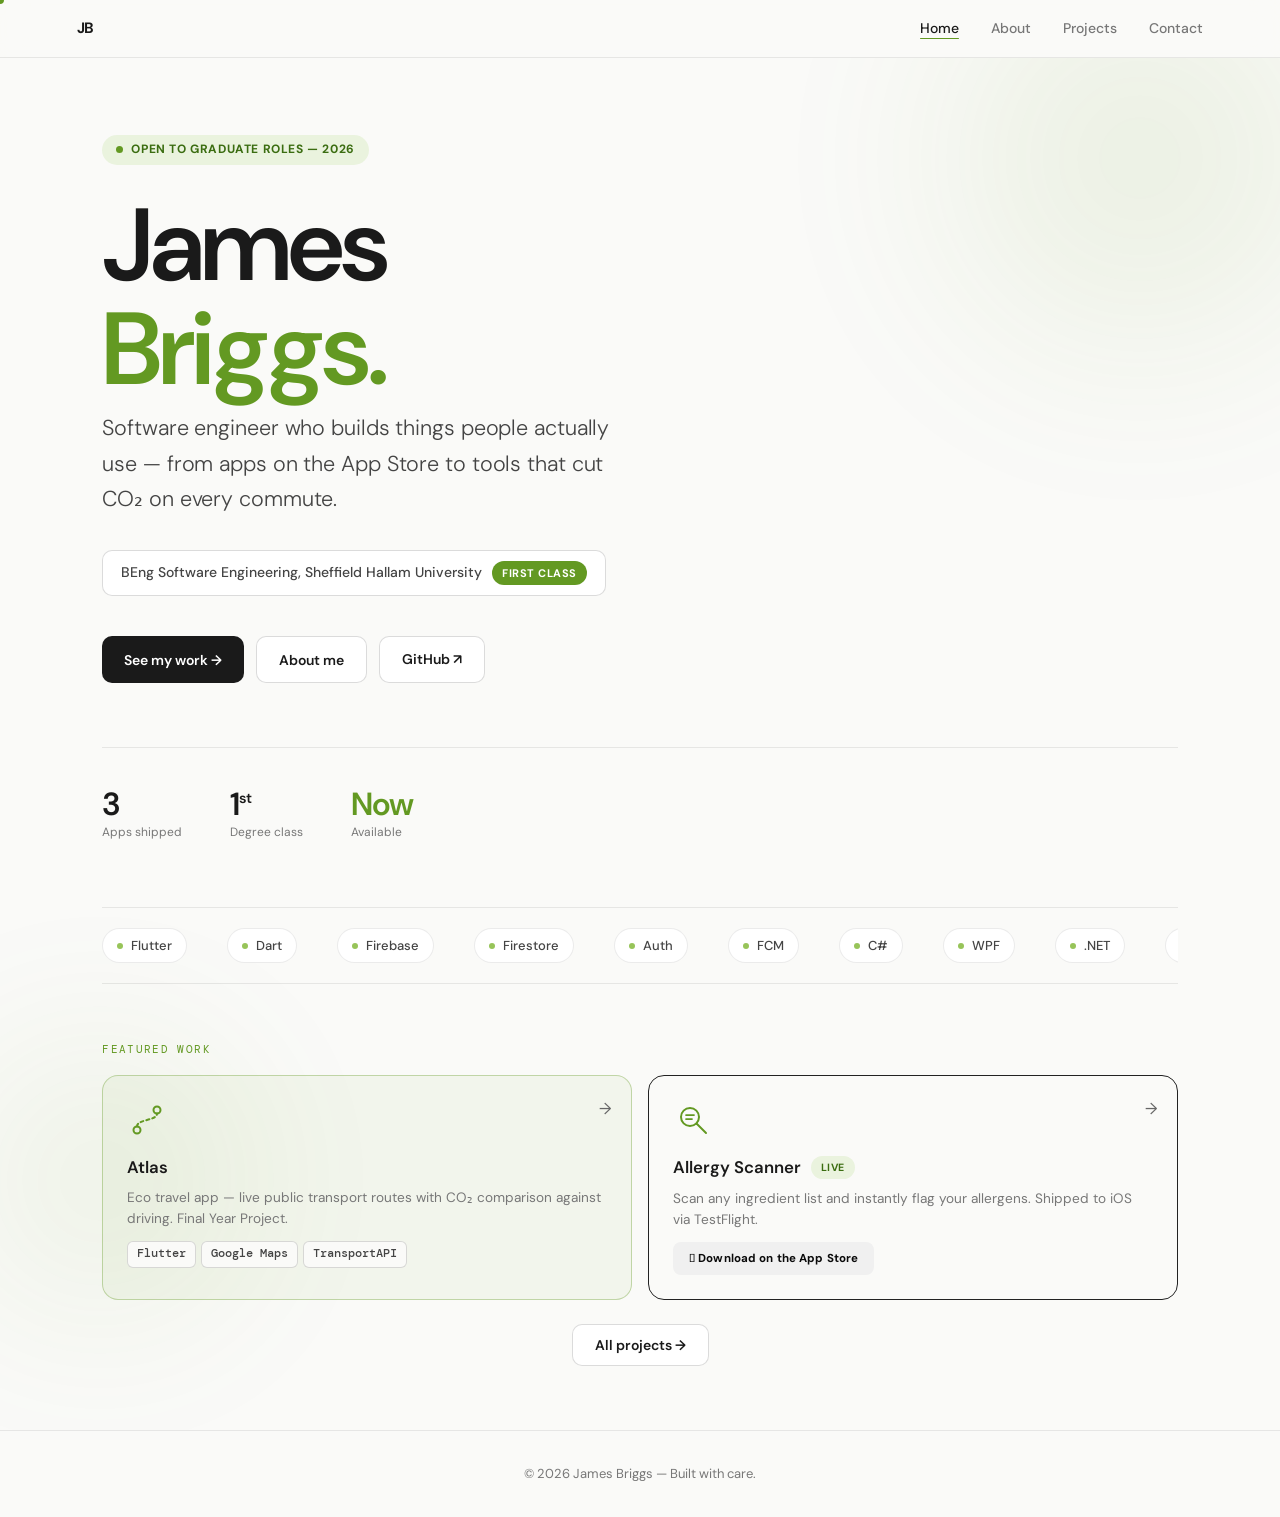
<file: index.html>
<!DOCTYPE html>
<html lang="en">
<head>
  <meta charset="UTF-8" />
  <meta name="viewport" content="width=device-width, initial-scale=1.0" />
  <meta name="description" content="James Briggs — Software Engineer. First-class BEng graduate building mobile and web apps with Flutter, Firebase, C# and more. Available for graduate roles 2026." />
  <title>James Briggs — Software Engineer</title>
  <link rel="preconnect" href="https://fonts.googleapis.com" />
  <link rel="preconnect" href="https://fonts.gstatic.com" crossorigin />
  <link href="https://fonts.googleapis.com/css2?family=DM+Sans:ital,opsz,wght@0,9..40,300;0,9..40,400;0,9..40,500;0,9..40,600;1,9..40,300&family=DM+Mono:wght@400;500&display=swap" rel="stylesheet" />
  <link rel="stylesheet" href="assets/css/base.css" />
</head>
<body>
  <div class="cursor-dot" id="cursorDot"></div>
<div class="scroll-progress" id="scrollProgress"></div>

  <!-- ── NAVIGATION ── -->
  <nav id="nav">
    <a class="nav-logo" href="#" onclick="show('home');return false;">JB</a>
    <ul class="nav-links">
      <li><a href="#" id="nl-home"     class="active" onclick="show('home');return false;">Home</a></li>
      <li><a href="#" id="nl-about"              onclick="show('about');return false;">About</a></li>
      <li><a href="#" id="nl-projects"           onclick="show('projects');return false;">Projects</a></li>
      <li><a href="#" id="nl-contact"            onclick="show('contact');return false;">Contact</a></li>
    </ul>
  </nav>

  <main>

    <!-- ══════════════════════════════════════
         HOME
    ══════════════════════════════════════ -->
    <section id="home" class="visible">

      <!-- Ambient orbs -->
      <div class="orb orb-1" aria-hidden="true"></div>
      <div class="orb orb-2" aria-hidden="true"></div>
    
      <div class="eyebrow">
        <span class="pulse"></span>
        Open to graduate roles — 2026
      </div>
    
      <h1 class="hero-name">James<br><span>Briggs.</span></h1>
    
      <p class="hero-sub">
        Software engineer who builds things people actually use — from apps on the App Store
        to tools that cut CO&#8322; on every commute.
      </p>
    
      <div class="degree-chip">
        BEng Software Engineering, Sheffield Hallam University
        <span class="first-badge">First Class</span>
      </div>
    
     
    
      <div class="hero-btns">
        <button class="btn btn-dark magnetic" onclick="show('projects')">See my work &rarr;</button>
        <button class="btn btn-outline magnetic" onclick="show('about')">About me</button>
        <a class="btn btn-outline magnetic" href="https://github.com/Jamesmb8" target="_blank" rel="noopener">GitHub &nearr;</a>
      </div>
    
      <div class="hero-stats">
        <div class="h-stat">
          <div class="num count-up" data-target="3">0</div>
          <div class="lbl">Apps shipped</div>
        </div>
        <div class="h-stat">
          <div class="num">1<sup>st</sup></div>
          <div class="lbl">Degree class</div>
        </div>
        <div class="h-stat">
          <div class="num accent">Now</div>
          <div class="lbl">Available</div>
        </div>
      </div>
    
      <!-- Scrolling tech marquee -->
      <div class="marquee-wrap">
        <div class="marquee-track" id="mq"></div>
      </div>
    
      <!-- Project teasers -->
      <div class="home-teasers">
        <p class="teaser-eye">Featured work</p>
        <div class="teaser-grid">
    
          <div class="teaser-card teaser-featured" onclick="show('projects')" role="button" tabindex="0">
            <span class="teaser-arrow" aria-hidden="true">&#8594;</span>
            <div class="teaser-icon">
              <svg width="36" height="36" viewBox="0 0 36 36" fill="none" xmlns="http://www.w3.org/2000/svg" aria-hidden="true">
                <circle cx="8" cy="28" r="3.5" stroke="var(--g400)" stroke-width="2"/>
                <circle cx="28" cy="8" r="3.5" stroke="var(--g400)" stroke-width="2"/>
                <path d="M8 24.5C8 17 28 19 28 11.5" stroke="var(--g400)" stroke-width="2"
                      stroke-linecap="round" stroke-dasharray="3 3"/>
              </svg>
            </div>
            <div class="teaser-content">
              <h3>Atlas</h3>
              <p>Eco travel app — live public transport routes with CO&#8322; comparison against driving. Final Year Project.</p>
              <div class="tags">
                <span class="tag">Flutter</span>
                <span class="tag">Google Maps</span>
                <span class="tag">TransportAPI</span>
              </div>
            </div>
          </div>
    
          <div class="teaser-card" onclick="show('projects')" role="button" tabindex="0">
            <span class="teaser-arrow" aria-hidden="true">&#8594;</span>
            <div class="teaser-icon">
              <svg width="36" height="36" viewBox="0 0 36 36" fill="none" xmlns="http://www.w3.org/2000/svg" aria-hidden="true">
                <circle cx="15" cy="15" r="9" stroke="var(--g400)" stroke-width="2"/>
                <line x1="21.5" y1="21.5" x2="31" y2="31" stroke="var(--g400)" stroke-width="2" stroke-linecap="round"/>
                <line x1="11" y1="13" x2="19" y2="13" stroke="var(--g400)" stroke-width="1.75" stroke-linecap="round"/>
                <line x1="11" y1="17" x2="17" y2="17" stroke="var(--g400)" stroke-width="1.75" stroke-linecap="round"/>
              </svg>
            </div>
            <div class="teaser-content">
              <div style="display:flex;align-items:center;gap:.6rem;margin-bottom:.4rem;">
                <h3 style="margin:0;">Allergy Scanner</h3>
                <span class="status live">Live</span>
              </div>
              <p>Scan any ingredient list and instantly flag your allergens. Shipped to iOS via TestFlight.</p>
              <a class="appstore-btn"
                 href="https://apps.apple.com/us/app/ingredient-allergy-scanner/id6745152425"
                 target="_blank" rel="noopener"
                 onclick="event.stopPropagation()">&#xf8ff; Download on the App Store</a>
            </div>
          </div>
    
        </div>
        <div style="text-align:center;margin-top:1.5rem;">
          <button class="btn btn-outline magnetic" onclick="show('projects')">All projects &rarr;</button>
        </div>
      </div>
    
    </section>


    <!-- ══════════════════════════════════════
         ABOUT
    ══════════════════════════════════════ -->
    <section id="about">

      <p class="section-eye reveal">About me</p>
      <h2 class="section-title reveal d1">Builder. Problem solver.<br>First-class grad.</h2>

      <div class="about-grid">

        <!-- Bio + CV -->
        <div class="bio reveal-left d2">
          <p>Hi, I'm James — a software engineer from Sheffield who just graduated with a
            <strong>First Class BEng in Software Engineering</strong> from Sheffield Hallam
            University in 2026.</p>
          <p>I love building things that solve real problems. From an
            <strong>allergy scanner on the App Store</strong> to Atlas, an eco-friendly travel
            app that makes public transport the obvious choice, my work focuses on apps people
            actually reach for.</p>
          <p>I've shipped production Flutter apps to iOS, built desktop tooling in C# and WPF
            for a real client, and built an end-to-end travel optimisation system for my final
            year project.</p>
          <p>I'm actively looking for <strong>graduate software engineering roles</strong> where
            I can keep building things that matter.</p>
          <div class="bio-cta">
            <a class="btn btn-dark" href="assets/softwareCV.pdf" target="_blank" rel="noopener">
              Download CV &rarr;
            </a>
            <a class="btn btn-outline" href="https://www.linkedin.com/in/james-briggs" target="_blank" rel="noopener">
              LinkedIn &nearr;
            </a>
          </div>
        </div>

        <!-- Skills + timeline -->
        <div>
          <div class="skill-grid reveal-right d2">
            <div class="skill-block">
              <h4>Mobile</h4>
              <div class="tags">
                <span class="tag">Flutter</span>
                <span class="tag">Dart</span>
                <span class="tag">iOS</span>
                <span class="tag">TestFlight</span>
              </div>
            </div>
            <div class="skill-block">
              <h4>Backend</h4>
              <div class="tags">
                <span class="tag">Firebase</span>
                <span class="tag">Firestore</span>
                <span class="tag">Auth</span>
                <span class="tag">FCM</span>
              </div>
            </div>
            <div class="skill-block">
              <h4>Desktop</h4>
              <div class="tags">
                <span class="tag">C#</span>
                <span class="tag">WPF</span>
                <span class="tag">.NET</span>
              </div>
            </div>
            <div class="skill-block">
              <h4>Integrations</h4>
              <div class="tags">
                <span class="tag">REST APIs</span>
                <span class="tag">Google Maps</span>
                <span class="tag">TransportAPI</span>
                <span class="tag">OCR</span>
              </div>
            </div>
          </div>

          <div class="timeline reveal-right d3">
            <div class="tl-item">
              <div class="tl-meta">2022 – 2026</div>
              <h4>BEng Software Engineering — First Class</h4>
              <p>Sheffield Hallam University. Final-year project: Atlas, a sustainable travel
                app using live TransportAPI + Google Maps data.</p>
            </div>
            <div class="tl-item">
              <div class="tl-meta">2024 – 2025</div>
              <h4>Kerridge Commercial Systems</h4>
              <p>Built a vehicle load optimisation desktop tool in C#/WPF, working directly
                with engineers through the full SDLC.</p>
            </div>
            <div class="tl-item">
              <div class="tl-meta">2024 – Present</div>
              <h4>Allergy Scanner — App Store</h4>
              <p>Designed, built and shipped a Flutter + Firebase app through TestFlight to
                the iOS App Store.</p>
            </div>
          </div>
        </div>

      </div>
    </section>


    <!-- ══════════════════════════════════════
         PROJECTS
    ══════════════════════════════════════ -->
    <section id="projects">

      <p class="section-eye reveal">Projects</p>
      <h2 class="section-title reveal d1">What I've built</h2>

      <!-- Atlas — featured -->
      <div class="fp reveal d2">
        <span class="fp-badge">Featured — Final Year Project</span>

        <div class="fp-body">
          <div class="fp-icon">&#127807;</div>
          <h3>Atlas</h3>
          <p>Type in where you want to go and Atlas finds the best way to get there on public
            transport — with live arrival times, multiple route options, and a CO&#8322;
            comparison against driving. Built to make the sustainable choice the obvious one.</p>

          <div class="fp-nums">
            <div class="fp-num">
              <div class="n">67%</div>
              <div class="l">less CO&#8322; vs driving</div>
            </div>
            <div class="fp-num">
              <div class="n">Live</div>
              <div class="l">real-time data</div>
            </div>
            <div class="fp-num">
              <div class="n">2.19kg</div>
              <div class="l">CO&#8322; per journey</div>
            </div>
          </div>

          <div class="tags" style="margin-bottom:1.5rem;">
            <span class="tag">Flutter</span>
            <span class="tag">Dart</span>
            <span class="tag">TransportAPI</span>
            <span class="tag">Google Maps</span>
            <span class="tag">REST APIs</span>
          </div>

          <a class="btn btn-dark" style="width:fit-content;"
             href="https://github.com/Jamesmb8" target="_blank" rel="noopener">
            GitHub &nearr;
          </a>
        </div>

        <!-- Phone mockup -->
        <div class="fp-visual">
          <div class="phone">
            <div class="ph-bar">
              <span>09:27</span>
              <span>&#9679;&#9679;&#9675;&nbsp;WiFi</span>
            </div>
            <div class="ph-hd">Sheffield Station</div>
            <div class="ph-body">
              <div class="ph-card">
                <div class="ph-card-title">&#x1F68C; Public Transport</div>
                <div class="ph-grid">
                  <div class="ph-metric">
                    <div class="pml">Fastest</div>
                    <div class="pmv">1h 9m</div>
                  </div>
                  <div class="ph-metric">
                    <div class="pml">Distance</div>
                    <div class="pmv">44.0 km</div>
                  </div>
                  <div class="ph-metric">
                    <div class="pml">Lowest CO&#8322;</div>
                    <div class="pmv">2.19 kg</div>
                  </div>
                  <div class="ph-metric">
                    <div class="pml">Next</div>
                    <div class="pmv live">Live &#9679;</div>
                  </div>
                </div>
              </div>
              <div class="ph-card">
                <div class="ph-card-title">&#127807; Environmental impact</div>
                <div class="ph-env-text">Saves 4.43 kg CO&#8322; vs driving (67% less)</div>
                <div class="env-bar"><div class="env-fill"></div></div>
                <div class="ph-env-sub">33% of driving emissions</div>
              </div>
              <div class="ph-section-label">NEXT JOURNEY</div>
              <div class="ph-pills">
                <span class="ph-pill">&#x1F6B6; 7 min</span>
                <span class="ph-pill">&#x1F68C; Bus 21</span>
                <span class="ph-pill">&#x1F6B6; 3 min</span>
                <span class="ph-pill">1 change</span>
              </div>
            </div>
          </div>
        </div>
      </div>

      <!-- Other projects grid -->
      <!-- Allergy Scanner — full width -->
<div class="fp reveal d3">
  <div class="fp-body">
    <div class="fp-icon">&#129299;</div>
    <h3>Allergy Scanner</h3>
    <span class="status live" style="display:inline-block;margin-bottom:1.25rem;">Live on App Store</span>
    <p>Point your camera at any ingredient list and the app instantly flags allergens.
       OCR scanning, personal allergy history, voice search, and push notification reminders
       — built and shipped to iOS via TestFlight.</p>
    <div class="tags" style="margin-bottom:1.5rem;">
      <span class="tag">Flutter</span>
      <span class="tag">Firebase</span>
      <span class="tag">OCR</span>
      <span class="tag">iOS</span>
      <span class="tag">TestFlight</span>
    </div>
    <a class="btn btn-dark" style="width:fit-content;"
       href="https://apps.apple.com/us/app/ingredient-allergy-scanner/id6745152425"
       target="_blank" rel="noopener">App Store &nearr;</a>
  </div>

  <div class="fp-visual">
    <div class="phone" style="overflow:hidden;">
      <img src="assets/allergyapp.PNG" alt="Allergy Scanner app screenshot"
           style="width:100%;height:100%;object-fit:cover;border-radius:32px;display:block;" />
    </div>
  </div>
</div>

<!-- Kerridge Load Optimiser — full width -->
<div class="fp reveal d4">
  <div class="fp-body">
    <div class="fp-icon">&#128666;</div>
    <h3>Kerridge Load Optimiser</h3>
    <span class="status shipped" style="display:inline-block;margin-bottom:1.25rem;">Shipped</span>
    <p>Desktop tool for Kerridge Commercial Systems visualising vehicle loading
       efficiency — layered 2D views, performance zones, and rule-based stacking
       logic accounting for weight and height constraints.</p>
    <div class="tags" style="margin-bottom:1.5rem;">
      <span class="tag">C#</span>
      <span class="tag">WPF</span>
      <span class="tag">.NET</span>
      <span class="tag">Data viz</span>
      <span class="tag">Client work</span>
    </div>
  </div>

  <div class="fp-visual fp-img-panel">
    <img src="assets/kerridgelorry.png" alt="Kerridge load optimisation tool"
         class="fp-panel-img" />
  </div>
</div>
    </section>


    <!-- ══════════════════════════════════════
         CONTACT
    ══════════════════════════════════════ -->
    <section id="contact">

      <span class="contact-avail reveal">
        <span class="pulse"></span>
        Open to graduate roles
      </span>

      <h2 class="contact-title reveal d1">
        Let's build something <span>great</span> together.
      </h2>

      <p class="contact-sub reveal d2">
        I'm looking for graduate software engineering roles — mobile, full-stack, or anything
        challenging. Get in touch and let's chat.
      </p>

      <div class="contact-cards reveal d3">
        <a class="clink" href="mailto:james@briggssoftware.co.uk">
          <span class="clink-icon">&#9993;&#65039;</span>
          james@briggssoftware.co.uk
        </a>
        <a class="clink" href="https://github.com/Jamesmb8" target="_blank" rel="noopener">
          <span class="clink-icon">&#x2328;&#65039;</span>
          GitHub
        </a>
        <a class="clink" href="https://www.linkedin.com/in/james-briggs" target="_blank" rel="noopener">
          <span class="clink-icon">&#128101;</span>
          LinkedIn
        </a>
        <a class="clink" href="assets/softwareCV.pdf" target="_blank" rel="noopener">
          <span class="clink-icon">&#128196;</span>
          Download CV
        </a>
      </div>

    </section>

  </main>

  <footer>
    &copy; 2026 James Briggs &mdash; Built with care.
  </footer>

  <script src="assets/js/app.js"></script>
</body>
</html>
</file>
<file: assets/css/base.css>
/* ═══════════════════════════════════════════════════
   James Briggs — Portfolio
   base.css
   ═══════════════════════════════════════════════════ */

/* ── Reset & Variables ── */
*, *::before, *::after {
  box-sizing: border-box;
  margin: 0;
  padding: 0;
}

:root {
  --g50:  #EAF3DE;
  --g100: #C0DD97;
  --g200: #97C459;
  --g400: #639922;
  --g600: #3B6D11;
  --g800: #27500A;

  --ink:     #1a1a1a;
  --ink2:    #444444;
  --ink3:    #777777;
  --surface: #fafaf8;
  --card:    #ffffff;
  --bdr:     rgba(0, 0, 0, 0.08);
  --bdr2:    rgba(0, 0, 0, 0.14);

  --sans: 'DM Sans', sans-serif;
  --mono: 'DM Mono', monospace;

  --radius-sm: 10px;
  --radius:    14px;
  --radius-lg: 18px;
}

html {
  scroll-behavior: smooth;
}

body {
  font-family: var(--sans);
  background: var(--surface);
  color: var(--ink);
  font-size: 16px;
  line-height: 1.65;
  overflow-x: hidden;
  -webkit-font-smoothing: antialiased;
}


/* ── Navigation ── */
nav {
  position: sticky;
  top: 0;
  z-index: 200;
  background: rgba(250, 250, 248, 0.88);
  backdrop-filter: blur(16px);
  -webkit-backdrop-filter: blur(16px);
  border-bottom: 1px solid var(--bdr);
  display: flex;
  align-items: center;
  justify-content: space-between;
  padding: 0 clamp(1.5rem, 6vw, 5rem);
  height: 58px;
  transition: box-shadow 0.3s;
}

nav.scrolled {
  box-shadow: 0 1px 20px rgba(0, 0, 0, 0.06);
}

.nav-logo {
  font-size: 15px;
  font-weight: 700;
  color: var(--ink);
  text-decoration: none;
  letter-spacing: -0.3px;
}

.nav-links {
  display: flex;
  gap: 2rem;
  list-style: none;
}

.nav-links a {
  font-size: 14px;
  font-weight: 500;
  color: var(--ink3);
  text-decoration: none;
  transition: color 0.15s;
  position: relative;
  padding-bottom: 2px;
}

.nav-links a::after {
  content: '';
  position: absolute;
  bottom: 0;
  left: 0;
  width: 0;
  height: 1.5px;
  background: var(--g400);
  border-radius: 2px;
  transition: width 0.25s cubic-bezier(0.4, 0, 0.2, 1);
}

.nav-links a:hover { color: var(--ink); }
.nav-links a:hover::after,
.nav-links a.active::after { width: 100%; }
.nav-links a.active { color: var(--ink); }


/* ── Section base ── */
section {
  display: none;
  min-height: calc(100vh - 58px);
  padding: 0 clamp(1.5rem, 8vw, 7rem);
}

section.visible {
  display: block;
}


/* ══════════════════════════════════════
   REVEAL ANIMATION SYSTEM
   Elements fade + slide in when scrolled into view
   via IntersectionObserver in app.js
══════════════════════════════════════ */
.reveal {
  opacity: 0;
  transform: translateY(32px);
  transition: opacity 0.65s cubic-bezier(0.4, 0, 0.2, 1),
              transform 0.65s cubic-bezier(0.4, 0, 0.2, 1);
}

.reveal-left {
  opacity: 0;
  transform: translateX(-40px);
  transition: opacity 0.65s cubic-bezier(0.4, 0, 0.2, 1),
              transform 0.65s cubic-bezier(0.4, 0, 0.2, 1);
}

.reveal-right {
  opacity: 0;
  transform: translateX(40px);
  transition: opacity 0.65s cubic-bezier(0.4, 0, 0.2, 1),
              transform 0.65s cubic-bezier(0.4, 0, 0.2, 1);
}

.reveal.in,
.reveal-left.in,
.reveal-right.in {
  opacity: 1;
  transform: translate(0, 0);
}

/* Stagger delays */
.d1 { transition-delay: 0.05s; }
.d2 { transition-delay: 0.15s; }
.d3 { transition-delay: 0.25s; }
.d4 { transition-delay: 0.35s; }
.d5 { transition-delay: 0.45s; }


/* ══════════════════════════════════════
   HOME
══════════════════════════════════════ */
#home {
  display: none;
  flex-direction: column;
  justify-content: center;
  padding-top:    clamp(3rem, 6vw, 5rem);
  padding-bottom: 4rem;
}

#home.visible {
  display: flex;
}

/* Eyebrow pill */
.eyebrow {
  display: inline-flex;
  align-items: center;
  gap: 8px;
  background: var(--g50);
  color: var(--g600);
  font-size: 12px;
  font-weight: 700;
  letter-spacing: 0.6px;
  text-transform: uppercase;
  padding: 5px 14px;
  border-radius: 999px;
  margin-bottom: 1.75rem;
  width: fit-content;
  animation: fadeSlideUp 0.7s cubic-bezier(0.4, 0, 0.2, 1) both;
}

/* Pulsing green dot */
.pulse {
  width: 7px;
  height: 7px;
  background: var(--g400);
  border-radius: 50%;
  animation: pulse 2.2s infinite;
  flex-shrink: 0;
}

@keyframes pulse {
  0%, 100% { opacity: 1;  transform: scale(1);   }
  50%       { opacity: 0.4; transform: scale(0.7); }
}

@keyframes fadeSlideUp {
  from { opacity: 0; transform: translateY(16px); }
  to   { opacity: 1; transform: translateY(0);    }
}

/* Hero heading */
.hero-name {
  font-size: clamp(3.2rem, 8vw, 7rem);
  font-weight: 600;
  line-height: 1.02;
  letter-spacing: -3px;
  color: var(--ink);
  margin-bottom: 0.6rem;
  animation: fadeSlideUp 0.7s 0.1s cubic-bezier(0.4, 0, 0.2, 1) both;
}

.hero-name span { color: var(--g400); }

.hero-sub {
  font-size: clamp(1.05rem, 2vw, 1.35rem);
  color: var(--ink2);
  font-weight: 300;
  max-width: 520px;
  margin-bottom: 2rem;
  letter-spacing: -0.1px;
  animation: fadeSlideUp 0.7s 0.2s cubic-bezier(0.4, 0, 0.2, 1) both;
}

/* Degree chip */
.degree-chip {
  display: inline-flex;
  align-items: center;
  gap: 10px;
  background: var(--card);
  border: 1px solid var(--bdr2);
  border-radius: var(--radius-sm);
  padding: 10px 18px;
  font-size: 14px;
  font-weight: 500;
  color: var(--ink2);
  margin-bottom: 2.5rem;
  width: fit-content;
  animation: fadeSlideUp 0.7s 0.3s cubic-bezier(0.4, 0, 0.2, 1) both;
}

.first-badge {
  background: var(--g400);
  color: #fff;
  font-size: 11px;
  font-weight: 700;
  letter-spacing: 0.5px;
  text-transform: uppercase;
  padding: 3px 10px;
  border-radius: 999px;
}

/* CTA buttons */
.hero-btns {
  display: flex;
  gap: 12px;
  flex-wrap: wrap;
  animation: fadeSlideUp 0.7s 0.4s cubic-bezier(0.4, 0, 0.2, 1) both;
}

/* Stats row */
.hero-stats {
  display: flex;
  gap: 3rem;
  margin-top: 4rem;
  padding-top: 2.5rem;
  border-top: 1px solid var(--bdr);
  animation: fadeSlideUp 0.7s 0.55s cubic-bezier(0.4, 0, 0.2, 1) both;
}

.h-stat .num {
  font-size: 2rem;
  font-weight: 600;
  letter-spacing: -1px;
  color: var(--ink);
  line-height: 1;
}

.h-stat .num.accent { color: var(--g400); }
.h-stat .num sup    { font-size: 0.9rem; }

.h-stat .lbl {
  font-size: 12px;
  color: var(--ink3);
  margin-top: 3px;
}

/* Scrolling marquee */
.marquee-wrap {
  overflow: hidden;
  margin-top: 4rem;
  padding: 1.25rem 0;
  border-top:    1px solid var(--bdr);
  border-bottom: 1px solid var(--bdr);
}

.marquee-track {
  display: flex;
  gap: 2.5rem;
  width: max-content;
  animation: marquee 20s linear infinite;
}

.marquee-track:hover {
  animation-play-state: paused;
}

@keyframes marquee {
  from { transform: translateX(0); }
  to   { transform: translateX(-50%); }
}

.m-chip {
  display: inline-flex;
  align-items: center;
  gap: 8px;
  white-space: nowrap;
  font-size: 13px;
  font-weight: 500;
  color: var(--ink2);
  background: var(--card);
  border: 1px solid var(--bdr);
  padding: 6px 14px;
  border-radius: 999px;
  transition: border-color 0.2s, color 0.2s;
}

.m-chip:hover {
  border-color: var(--g100);
  color: var(--g600);
}

.m-dot {
  width: 6px;
  height: 6px;
  border-radius: 50%;
  background: var(--g200);
  flex-shrink: 0;
}


/* ══════════════════════════════════════
   SHARED SECTION ELEMENTS
══════════════════════════════════════ */
.section-eye {
  font-size: 12px;
  font-weight: 700;
  letter-spacing: 1.5px;
  text-transform: uppercase;
  color: var(--g400);
  margin-bottom: 0.75rem;
}

.section-title {
  font-size: clamp(2rem, 4vw, 3rem);
  font-weight: 600;
  letter-spacing: -1.5px;
  line-height: 1.05;
  color: var(--ink);
  margin-bottom: 2.5rem;
}


/* ══════════════════════════════════════
   ABOUT
══════════════════════════════════════ */
#about {
  padding-top:    clamp(3rem, 6vw, 5rem);
  padding-bottom: 4rem;
}

.about-grid {
  display: grid;
  grid-template-columns: 1.1fr 1fr;
  gap: 4rem;
  align-items: start;
}

/* Bio column */
.bio p {
  font-size: 15.5px;
  color: var(--ink2);
  line-height: 1.8;
  margin-bottom: 1rem;
}

.bio strong {
  color: var(--ink);
  font-weight: 600;
}

.bio-cta {
  display: flex;
  gap: 12px;
  flex-wrap: wrap;
  margin-top: 1.5rem;
}

/* Skills grid */
.skill-grid {
  display: grid;
  grid-template-columns: 1fr 1fr;
  gap: 10px;
  margin-bottom: 1.5rem;
}

.skill-block {
  background: var(--card);
  border: 1px solid var(--bdr);
  border-radius: var(--radius-sm);
  padding: 1rem 1.1rem;
  transition: border-color 0.2s, transform 0.2s;
  cursor: default;
}

.skill-block:hover {
  border-color: var(--g100);
  transform: translateY(-2px);
}

.skill-block h4 {
  font-size: 11px;
  font-weight: 700;
  letter-spacing: 1px;
  text-transform: uppercase;
  color: var(--g400);
  margin-bottom: 8px;
}

/* Timeline */
.timeline {
  border-left: 2px solid var(--g100);
  padding-left: 1.5rem;
  display: flex;
  flex-direction: column;
  gap: 1.75rem;
}

.tl-item {
  position: relative;
}

.tl-item::before {
  content: '';
  position: absolute;
  left: -1.95rem;
  top: 5px;
  width: 10px;
  height: 10px;
  background: var(--g400);
  border-radius: 50%;
  border: 2px solid var(--surface);
  transition: transform 0.2s;
}

.tl-item:hover::before {
  transform: scale(1.4);
}

.tl-meta {
  font-size: 12px;
  font-weight: 700;
  color: var(--g400);
  letter-spacing: 0.3px;
  margin-bottom: 3px;
}

.tl-item h4 {
  font-size: 15px;
  font-weight: 600;
  color: var(--ink);
  margin-bottom: 4px;
}

.tl-item p {
  font-size: 13.5px;
  color: var(--ink2);
  line-height: 1.6;
}


/* ══════════════════════════════════════
   PROJECTS
══════════════════════════════════════ */
#projects {
  padding-top:    clamp(3rem, 6vw, 5rem);
  padding-bottom: 4rem;
}

/* Featured project card */
.fp {
  display: grid;
  grid-template-columns: 1fr 1fr;
  background: var(--card);
  border: 1px solid var(--bdr);
  border-radius: var(--radius-lg);
  overflow: hidden;
  margin-bottom: 1.5rem;
  position: relative;
  transition: border-color 0.2s;
}

.fp:hover {
  border-color: var(--g100);
}

.fp-badge {
  position: absolute;
  top: 1.25rem;
  left: 1.5rem;
  background: var(--g400);
  color: #fff;
  font-size: 10px;
  font-weight: 700;
  letter-spacing: 0.6px;
  text-transform: uppercase;
  padding: 4px 12px;
  border-radius: 999px;
  z-index: 2;
}

.fp-body {
  padding: 3rem 2.5rem 2.5rem;
  display: flex;
  flex-direction: column;
}

.fp-icon {
  font-size: 2rem;
  margin-bottom: 1.25rem;
  margin-top: 2rem;
}

.fp-body h3 {
  font-size: 1.9rem;
  font-weight: 600;
  letter-spacing: -0.8px;
  color: var(--ink);
  margin-bottom: 0.75rem;
}

.fp-body > p {
  font-size: 15px;
  color: var(--ink2);
  line-height: 1.75;
  margin-bottom: 1.5rem;
  flex: 1;
}

.fp-nums {
  display: flex;
  gap: 2rem;
  margin-bottom: 1.5rem;
}

.fp-num .n {
  font-size: 1.6rem;
  font-weight: 600;
  letter-spacing: -0.5px;
  color: var(--g400);
}

.fp-num .l {
  font-size: 11.5px;
  color: var(--ink3);
  margin-top: 2px;
}

/* Phone visual */
.fp-visual {
  background: var(--g50);
  display: flex;
  align-items: center;
  justify-content: center;
  padding: 2.5rem 2rem;
}

.phone {
  width: 195px;
  background: #fff;
  border-radius: 30px;
  border: 1.5px solid #ddd;
  overflow: hidden;
  box-shadow: 0 24px 60px rgba(0,0,0,0.13), 0 8px 20px rgba(0,0,0,0.06);
  font-family: var(--sans);
  transform: rotate(-1.5deg);
  transition: transform 0.4s cubic-bezier(0.4, 0, 0.2, 1);
}

.fp:hover .phone {
  transform: rotate(0deg) translateY(-4px);
}

.ph-bar {
  background: #f3f3ee;
  padding: 9px 14px 5px;
  display: flex;
  justify-content: space-between;
  align-items: center;
  font-size: 9px;
  font-weight: 600;
  color: #666;
}

.ph-hd {
  background: #f3f3ee;
  padding: 2px 14px 10px;
  font-size: 12.5px;
  font-weight: 600;
  color: #111;
}

.ph-body {
  padding: 10px 11px;
  background: #fff;
}

.ph-card {
  background: #f7fcf2;
  border-radius: 11px;
  padding: 11px;
  margin-bottom: 7px;
  border: 1px solid #dff0cf;
}

.ph-card-title {
  font-size: 10px;
  font-weight: 700;
  color: #2a5a0a;
  margin-bottom: 6px;
}

.ph-grid {
  display: grid;
  grid-template-columns: 1fr 1fr;
  gap: 4px;
}

.ph-metric {
  background: #fff;
  border-radius: 7px;
  padding: 6px 7px;
}

.ph-metric .pml { font-size: 8px; color: #999; }
.ph-metric .pmv { font-size: 11px; font-weight: 700; color: #222; }
.ph-metric .pmv.live { color: #2a5a0a; }

.ph-env-text  { font-size: 9px; color: #444; margin-bottom: 3px; }
.ph-env-sub   { font-size: 7.5px; color: #888; margin-top: 2px; }

.env-bar {
  background: #e5e5e5;
  border-radius: 3px;
  height: 4px;
  overflow: hidden;
}

.env-fill {
  height: 100%;
  width: 33%;
  background: var(--g200);
  border-radius: 3px;
}

.ph-section-label {
  font-size: 8.5px;
  color: #888;
  padding: 3px 0 2px;
  font-weight: 700;
  letter-spacing: 0.5px;
}

.ph-pills {
  display: flex;
  flex-wrap: wrap;
  gap: 3px;
  margin-top: 3px;
}

.ph-pill {
  background: #fff;
  border: 1px solid #ddd;
  border-radius: 999px;
  font-size: 7.5px;
  padding: 2px 6px;
  color: #555;
}

/* Project cards grid */
.proj-grid {
  display: grid;
  grid-template-columns: 1fr 1fr;
  gap: 14px;
}

.proj-card {
  background: var(--card);
  border: 1px solid var(--bdr);
  border-radius: var(--radius);
  overflow: hidden;
  cursor: default;
  transition: border-color 0.2s, transform 0.25s cubic-bezier(0.4, 0, 0.2, 1);
  position: relative;
}

.proj-card::before {
  content: '';
  position: absolute;
  inset: 0;
  background: var(--g50);
  opacity: 0;
  transition: opacity 0.25s;
}

.proj-card:hover {
  border-color: var(--g100);
  transform: translateY(-4px);
}

.proj-card:hover::before {
  opacity: 1;
}

.proj-img {
  width: 100%;
  height: 180px;
  object-fit: cover;
  object-position: top;
  display: block;
  position: relative;
  z-index: 1;
}

.proj-card-body {
  padding: 1.4rem;
  position: relative;
  z-index: 1;
}

.proj-header {
  display: flex;
  align-items: center;
  gap: 8px;
  margin-bottom: 0.6rem;
  flex-wrap: wrap;
}

.proj-header h3 {
  font-size: 1.1rem;
  font-weight: 600;
  letter-spacing: -0.3px;
  color: var(--ink);
}

.proj-card-body > p {
  font-size: 13.5px;
  color: var(--ink2);
  line-height: 1.65;
  margin-bottom: 1rem;
}

.status {
  font-size: 10.5px;
  font-weight: 700;
  text-transform: uppercase;
  letter-spacing: 0.5px;
  padding: 3px 10px;
  border-radius: 999px;
  display: inline-block;
  white-space: nowrap;
}

.status.live     { background: var(--g50);  color: var(--g600); }
.status.shipped  { background: #f0f0eb;     color: #555555;     }


/* ══════════════════════════════════════
   CONTACT
══════════════════════════════════════ */
#contact {
  display: none;
  flex-direction: column;
  align-items: center;
  justify-content: center;
  text-align: center;
  padding-top:    clamp(3rem, 6vw, 5rem);
  padding-bottom: 4rem;
  min-height: calc(100vh - 58px);
}

#contact.visible {
  display: flex;
}

.contact-avail {
  display: inline-flex;
  align-items: center;
  gap: 8px;
  background: var(--g50);
  border: 1px solid var(--g100);
  color: var(--g600);
  font-size: 12px;
  font-weight: 700;
  letter-spacing: 0.4px;
  text-transform: uppercase;
  padding: 7px 16px;
  border-radius: 999px;
  margin-bottom: 2rem;
}

.contact-title {
  font-size: clamp(2.2rem, 5vw, 4rem);
  font-weight: 600;
  letter-spacing: -2px;
  line-height: 1.05;
  max-width: 580px;
  color: var(--ink);
  margin-bottom: 1.25rem;
}

.contact-title span { color: var(--g400); }

.contact-sub {
  font-size: 16px;
  color: var(--ink2);
  max-width: 440px;
  margin-bottom: 2.5rem;
}

.contact-cards {
  display: flex;
  flex-wrap: wrap;
  gap: 12px;
  justify-content: center;
}

.clink {
  display: inline-flex;
  align-items: center;
  gap: 10px;
  background: var(--card);
  border: 1px solid var(--bdr2);
  border-radius: var(--radius-sm);
  padding: 13px 22px;
  font-size: 15px;
  font-weight: 500;
  color: var(--ink);
  text-decoration: none;
  transition: all 0.2s;
}

.clink:hover {
  background: var(--g50);
  border-color: var(--g100);
  transform: translateY(-2px);
}

.clink-icon { font-size: 18px; }


/* ══════════════════════════════════════
   SHARED COMPONENTS
══════════════════════════════════════ */

/* Buttons */
.btn {
  display: inline-flex;
  align-items: center;
  gap: 7px;
  padding: 11px 22px;
  border-radius: var(--radius-sm);
  font-size: 14px;
  font-weight: 600;
  cursor: pointer;
  border: none;
  text-decoration: none;
  transition: all 0.18s;
  font-family: var(--sans);
}

.btn-dark {
  background: var(--ink);
  color: #fff;
}

.btn-dark:hover {
  background: #2d2d2d;
  transform: translateY(-2px);
}

.btn-outline {
  background: var(--card);
  color: var(--ink);
  border: 1px solid var(--bdr2);
}

.btn-outline:hover {
  background: var(--g50);
  border-color: var(--g100);
  transform: translateY(-2px);
}

/* Tags */
.tags {
  display: flex;
  flex-wrap: wrap;
  gap: 5px;
}

.tag {
  font-size: 11.5px;
  font-weight: 500;
  background: var(--surface);
  border: 1px solid var(--bdr2);
  color: var(--ink2);
  padding: 3px 9px;
  border-radius: 6px;
  font-family: var(--mono);
}


/* ── Footer ── */
footer {
  text-align: center;
  padding: 2rem;
  font-size: 13px;
  color: var(--ink3);
  border-top: 1px solid var(--bdr);
}

/* ════════════════════════════════════
   SCROLL PROGRESS BAR
════════════════════════════════════ */
.scroll-progress {
  position: fixed;
  top: 0; left: 0;
  height: 3px;
  width: 0%;
  background: var(--g400);
  z-index: 1001;
  pointer-events: none;
  transition: width 0.08s linear;
  border-radius: 0 2px 2px 0;
}

/* ════════════════════════════════════
   CUSTOM CURSOR
════════════════════════════════════ */
@media (hover: hover) {
  body,
  a, button, [role="button"] { cursor: none; }

  .cursor-dot {
    width: 8px; height: 8px;
    background: var(--g400);
    border-radius: 50%;
    position: fixed;
    pointer-events: none;
    z-index: 9999;
    transform: translate(-50%, -50%);
    transition: width 0.2s ease, height 0.2s ease, opacity 0.2s ease;
    will-change: left, top;
  }
  .cursor-dot.expand {
    width: 22px; height: 22px;
    opacity: 0.5;
  }
}
@media (hover: none) {
  .cursor-dot { display: none; }
}

/* ════════════════════════════════════
   AMBIENT ORBS
════════════════════════════════════ */
#home { position: relative; overflow: hidden; }
#home > *:not(.orb) { position: relative; z-index: 1; }

.orb {
  position: absolute;
  border-radius: 50%;
  filter: blur(90px);
  opacity: 0.13;
  pointer-events: none;
  z-index: 0;
  will-change: transform;
}
.orb-1 {
  width: 560px; height: 560px;
  background: radial-gradient(circle, #639922 0%, transparent 70%);
  top: -180px; right: -140px;
  animation: orbFloat 13s ease-in-out infinite alternate;
}
.orb-2 {
  width: 380px; height: 380px;
  background: radial-gradient(circle, #639922 0%, transparent 70%);
  bottom: 60px; left: -90px;
  animation: orbFloat 9s ease-in-out infinite alternate-reverse;
  animation-delay: -5s;
}
@keyframes orbFloat {
  from { transform: translate(0, 0) scale(1); }
  to   { transform: translate(40px, 28px) scale(1.07); }
}

/* ════════════════════════════════════
   AVAILABILITY LINE
════════════════════════════════════ */
.avail-line {
  display: flex;
  align-items: center;
  gap: 0.55rem;
  font-size: 0.85rem;
  color: var(--muted, #777);
  margin: 0.6rem 0 1.6rem;
  flex-wrap: wrap;
}
.avail-sep { opacity: 0.35; }
.avail-open {
  display: inline-flex;
  align-items: center;
  gap: 0.35rem;
  color: var(--g400);
  font-weight: 500;
}
.pulse.sm {
  width: 6px; height: 6px;
  min-width: 6px;
}

/* ════════════════════════════════════
   PROJECT TEASERS
════════════════════════════════════ */
.home-teasers {
  margin-top: 3.5rem;
  position: relative;
  z-index: 1;
}
.teaser-eye {
  font-size: 0.7rem;
  text-transform: uppercase;
  letter-spacing: 0.12em;
  color: var(--g400);
  font-family: 'DM Mono', monospace;
  margin-bottom: 1rem;
}
.teaser-grid {
  display: grid;
  grid-template-columns: 1fr 1fr;
  gap: 1rem;
}
@media (max-width: 640px) {
  .teaser-grid { grid-template-columns: 1fr; }
}

.teaser-card {
  position: relative;
  background: var(--surface, #111);
  border: 1px solid var(--border, #222);
  border-radius: 16px;
  padding: 1.5rem;
  cursor: pointer;
  display: flex;
  flex-direction: column;
  gap: 0.85rem;
  transition: border-color 0.2s, transform 0.25s ease;
  overflow: hidden;
}
.teaser-card:hover {
  border-color: var(--g400);
  transform: translateY(-4px);
}
.teaser-card.teaser-featured {
  border-color: rgba(99, 153, 34, 0.35);
  background: rgba(99, 153, 34, 0.05);
}
.teaser-arrow {
  position: absolute;
  top: 1.25rem; right: 1.25rem;
  font-size: 1rem;
  color: var(--muted, #666);
  transition: transform 0.2s, color 0.2s;
}
.teaser-card:hover .teaser-arrow {
  transform: translateX(5px);
  color: var(--g400);
}
.teaser-icon {
  width: 40px;
  height: 40px;
  display: flex;
  align-items: center;
  justify-content: center;
  flex-shrink: 0;
}
.teaser-content h3 {
  font-size: 1.05rem;
  font-weight: 600;
  margin: 0 0 0.35rem;
}
.teaser-content p {
  font-size: 0.85rem;
  color: var(--muted, #777);
  line-height: 1.55;
  margin: 0 0 0.75rem;
}
.teaser-thumb {
  width: 100%;
  height: 110px;
  object-fit: cover;
  border-radius: 10px;
  display: block;
}

/* App Store badge */
.appstore-btn {
  display: inline-block;
  background: var(--text, #f0f0f0);
  color: var(--bg, #0a0a0a);
  font-size: 0.72rem;
  font-weight: 700;
  letter-spacing: 0.01em;
  padding: 0.45rem 1rem;
  border-radius: 8px;
  text-decoration: none;
  transition: opacity 0.2s;
  font-family: 'DM Sans', sans-serif;
}
.appstore-btn:hover { opacity: 0.8; }


/* ══════════════════════════════════════
   RESPONSIVE
══════════════════════════════════════ */
@media (max-width: 900px) {
  .about-grid { grid-template-columns: 1fr; gap: 2.5rem; }
}

@media (max-width: 720px) {
  .fp           { grid-template-columns: 1fr; }
  .fp-visual    { display: none; }
  .proj-grid    { grid-template-columns: 1fr; }
  .hero-stats   { gap: 1.75rem; flex-wrap: wrap; }
  .skill-grid   { grid-template-columns: 1fr; }
  .nav-links    { gap: 1.25rem; }
  .fp-nums      { gap: 1.25rem; }
}

@media (max-width: 480px) {
  .hero-name    { letter-spacing: -2px; }
  .contact-title { letter-spacing: -1.5px; }
  .section-title { letter-spacing: -1px; }
}
.fp-img-panel {
  display: flex;
  align-items: center;
  justify-content: center;
}
.fp-panel-img {
  width: 100%;
  max-width: 440px;
  border-radius: 16px;
  object-fit: cover;
  display: block;
}
</file>
